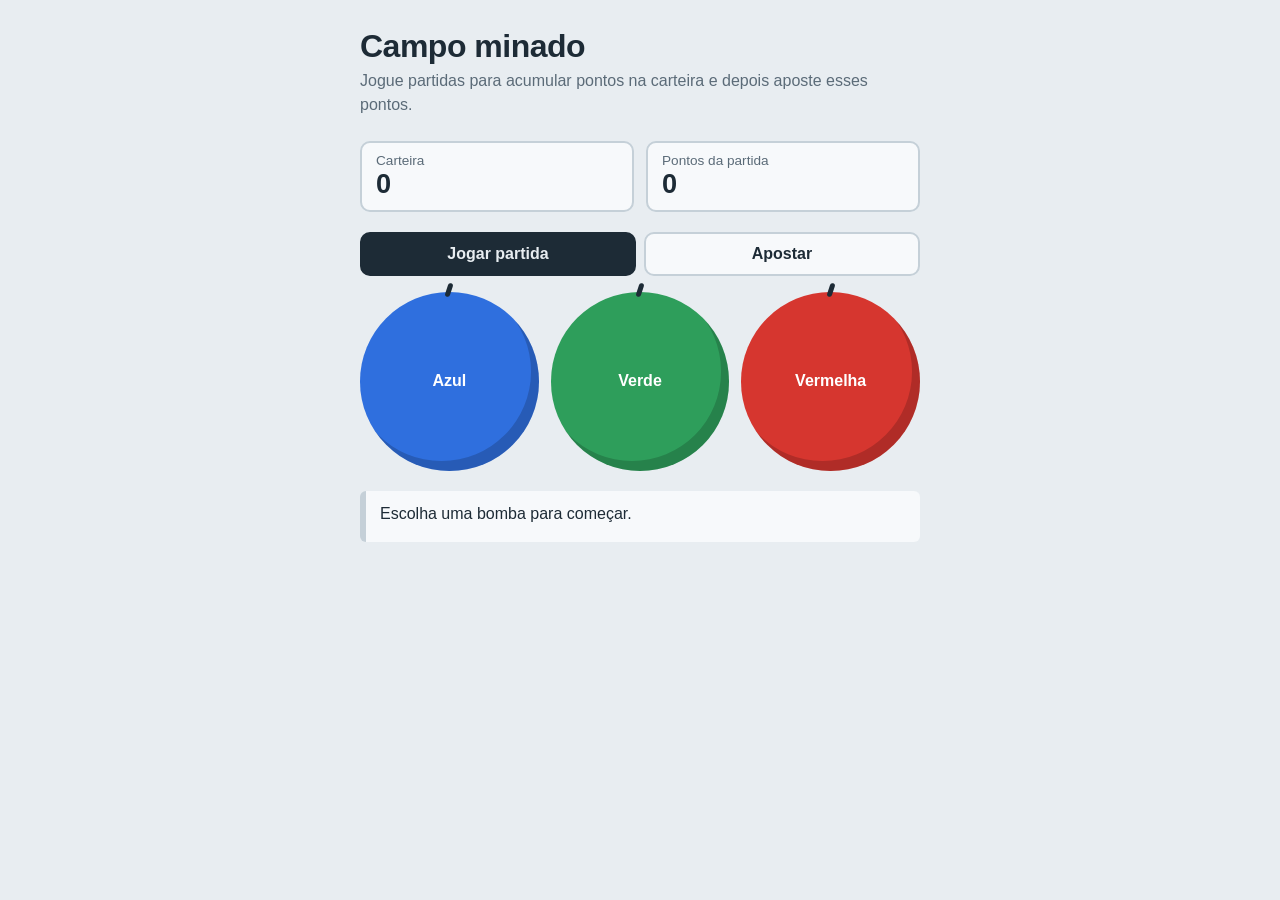
<file: src/view/Index.html>
<!DOCTYPE html>
<html lang="pt-BR">
<head>
    <meta charset="UTF-8">
    <meta name="viewport" content="width=device-width, initial-scale=1, viewport-fit=cover">
    <title>Campo minado</title>
    <link rel="stylesheet" href="style.css">
</head>
<body>
<main>
    <h1>Campo minado</h1>
    <p class="sub">Jogue partidas para acumular pontos na carteira e depois aposte esses pontos.</p>

    <div class="placar">
        <div><span>Carteira</span><strong id="carteira">0</strong></div>
        <div><span>Pontos da partida</span><strong id="pontos">0</strong></div>
    </div>

    <div class="modos">
        <button class="modo ativo" data-modo="partida">Jogar partida</button>
        <button class="modo" data-modo="aposta">Apostar</button>
    </div>

    <div class="aposta" id="aposta" hidden>
        <label for="valor">Valor da aposta</label>
        <div class="linha">
            <input id="valor" type="number" min="1" inputmode="numeric" placeholder="0">
            <button type="button" id="metade">Metade</button>
            <button type="button" id="tudo">Tudo</button>
        </div>
    </div>

    <div class="bombas">
        <button class="bomba azul" data-cor="Azul">Azul</button>
        <button class="bomba verde" data-cor="Verde">Verde</button>
        <button class="bomba vermelha" data-cor="Vermelha">Vermelha</button>
    </div>

    <div class="msg" id="msg" role="status" aria-live="polite">Escolha uma bomba para começar.</div>
    <button class="novo" id="novo">Jogar de novo</button>
</main>
<script src="script.js"></script>
</body>
</html>
</file>
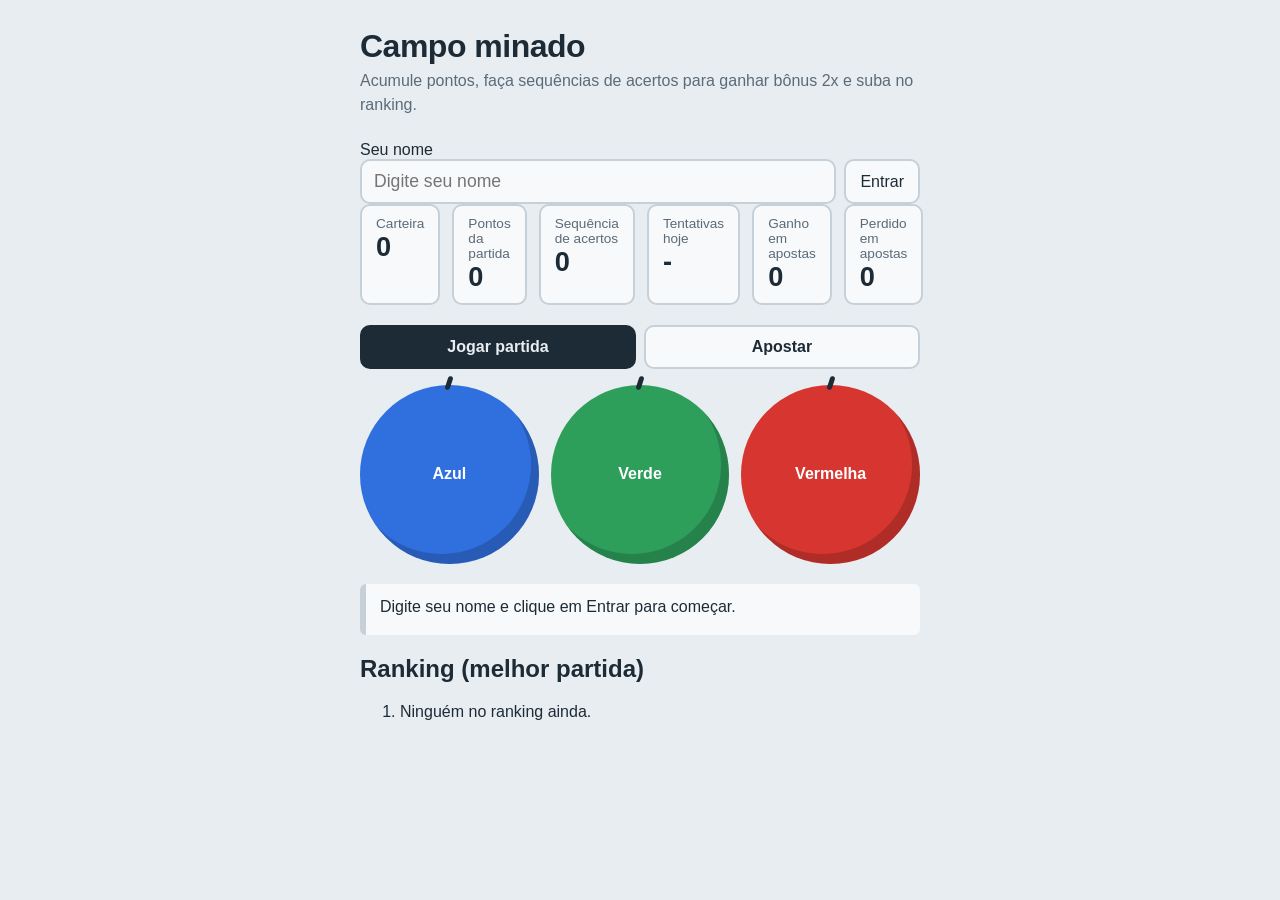
<file: src/view/index.html>
<!DOCTYPE html>
<html lang="pt-BR">
<head>
    <meta charset="UTF-8">
    <meta name="viewport" content="width=device-width, initial-scale=1, viewport-fit=cover">
    <title>Campo minado</title>
    <link rel="stylesheet" href="style.css">
</head>
<body>
<main>
    <h1>Campo minado</h1>
    <p class="sub">Acumule pontos, faça sequências de acertos para ganhar bônus 2x e suba no ranking.</p>

    <div class="jogador">
        <label for="nome">Seu nome</label>
        <div class="linha">
            <input id="nome" type="text" maxlength="16" placeholder="Digite seu nome">
            <button type="button" id="entrar">Entrar</button>
        </div>
    </div>

    <div class="placar">
        <div><span>Carteira</span><strong id="carteira">0</strong></div>
        <div><span>Pontos da partida</span><strong id="pontos">0</strong></div>
        <div><span>Sequência de acertos</span><strong id="sequencia">0</strong></div>
        <div><span>Tentativas hoje</span><strong id="tentativas">-</strong></div>
        <div><span>Ganho em apostas</span><strong id="ganhoApostas">0</strong></div>
        <div><span>Perdido em apostas</span><strong id="perdidoApostas">0</strong></div>
    </div>

    <div class="modos">
        <button class="modo ativo" data-modo="partida">Jogar partida</button>
        <button class="modo" data-modo="aposta">Apostar</button>
    </div>

    <div class="aposta" id="aposta" hidden>
        <label for="valor">Valor da aposta (não gasta tentativas)</label>
        <div class="linha">
            <input id="valor" type="number" min="1" inputmode="numeric" placeholder="0">
            <button type="button" id="metade">Metade</button>
            <button type="button" id="tudo">Tudo</button>
        </div>
    </div>

    <div class="bombas">
        <button class="bomba azul" data-cor="Azul">Azul</button>
        <button class="bomba verde" data-cor="Verde">Verde</button>
        <button class="bomba vermelha" data-cor="Vermelha">Vermelha</button>
    </div>

    <div class="msg" id="msg" role="status" aria-live="polite">Digite seu nome e clique em Entrar para começar.</div>
    <button class="novo" id="novo">Jogar de novo</button>

    <section class="ranking">
        <h2>Ranking (melhor partida)</h2>
        <ol id="ranking"></ol>
    </section>
</main>
<script src="script.js"></script>
</body>
</html>
</file>
<file: src/view/style.css>
:root {
    box-sizing: border-box;
    padding-top: env(safe-area-inset-top, 0px);
    padding-bottom: env(safe-area-inset-bottom, 0px);
    --bg: #e8edf1; --ink: #1d2b36; --muted: #5b6b78; --panel: #f7f9fb; --line: #c5d0d8;
    --azul: #2f6fde; --verde: #2e9e5b; --vermelha: #d6362f;
}
@media (prefers-color-scheme: dark) {
    :root:not([data-theme="light"]) {
        --bg: #16202a; --ink: #e6edf3; --muted: #9fb0bd; --panel: #1f2c38; --line: #33465a;
    }
}
:root[data-theme="dark"] {
    --bg: #16202a; --ink: #e6edf3; --muted: #9fb0bd; --panel: #1f2c38; --line: #33465a;
}
html { scroll-padding-top: env(safe-area-inset-top, 0px); }
*, *::before, *::after { box-sizing: border-box; }
body {
    margin: 0; background: var(--bg); color: var(--ink);
    font-family: "Trebuchet MS", "Segoe UI", Tahoma, sans-serif;
    min-height: 100vh; display: flex; justify-content: center; padding: 28px 16px;
}
main { width: 100%; max-width: 560px; }
h1 { font-size: 2rem; margin: 0 0 4px; letter-spacing: -0.5px; }
.sub { color: var(--muted); margin: 0 0 24px; line-height: 1.5; }

.placar { display: flex; gap: 12px; margin-bottom: 20px; }
.placar div { flex: 1; background: var(--panel); border: 2px solid var(--line); border-radius: 10px; padding: 10px 14px; }
.placar span { display: block; color: var(--muted); font-size: .85rem; }
.placar strong { font-size: 1.7rem; }

.modos { display: flex; gap: 8px; margin-bottom: 16px; }
.modo {
    flex: 1; padding: 11px; font: inherit; font-weight: bold; cursor: pointer;
    background: var(--panel); color: var(--ink); border: 2px solid var(--line); border-radius: 10px;
}
.modo.ativo { background: var(--ink); color: var(--bg); border-color: var(--ink); }

.aposta { margin-bottom: 16px; }
.aposta[hidden] { display: none; }
.aposta label { display: block; color: var(--muted); font-size: .85rem; margin-bottom: 6px; }
.linha { display: flex; gap: 8px; }
.linha input {
    flex: 1; min-width: 0; padding: 10px 12px; font: inherit; font-size: 1.1rem;
    background: var(--panel); color: var(--ink); border: 2px solid var(--line); border-radius: 10px;
}
.linha button {
    padding: 10px 14px; font: inherit; cursor: pointer;
    background: var(--panel); color: var(--ink); border: 2px solid var(--line); border-radius: 10px;
}

.bombas { display: grid; grid-template-columns: repeat(3, 1fr); gap: 12px; margin-bottom: 20px; }
.bomba {
    aspect-ratio: 1; border: 0; border-radius: 50%; cursor: pointer; color: #fff;
    font: inherit; font-weight: bold; font-size: 1rem; position: relative;
    box-shadow: inset -8px -10px 0 rgba(0,0,0,.18);
    transition: transform .12s;
}
.bomba::before {
    content: ""; position: absolute; top: -9px; left: 50%; width: 5px; height: 14px;
    background: var(--ink); transform: translateX(-50%) rotate(18deg); border-radius: 3px;
}
.bomba:hover:not(:disabled) { transform: scale(1.05); }
.bomba:active:not(:disabled) { transform: scale(.96); }
.bomba:disabled { cursor: default; opacity: .45; }
.bomba.azul { background: var(--azul); }
.bomba.verde { background: var(--verde); }
.bomba.vermelha { background: var(--vermelha); }

.modo:focus-visible, .linha input:focus-visible, .linha button:focus-visible,
.bomba:focus-visible, .novo:focus-visible { outline: 3px solid var(--ink); outline-offset: 3px; }

.msg {
    min-height: 3.2em; padding: 12px 14px; border-left: 6px solid var(--line);
    background: var(--panel); border-radius: 6px; line-height: 1.4; margin-bottom: 16px;
}
.msg.ok { border-color: var(--verde); }
.msg.fim { border-color: var(--vermelha); }

.novo {
    display: none; width: 100%; padding: 14px; font: inherit; font-weight: bold; font-size: 1.05rem;
    background: var(--ink); color: var(--bg); border: 0; border-radius: 10px; cursor: pointer;
}
.novo.visivel { display: block; }
</file>
